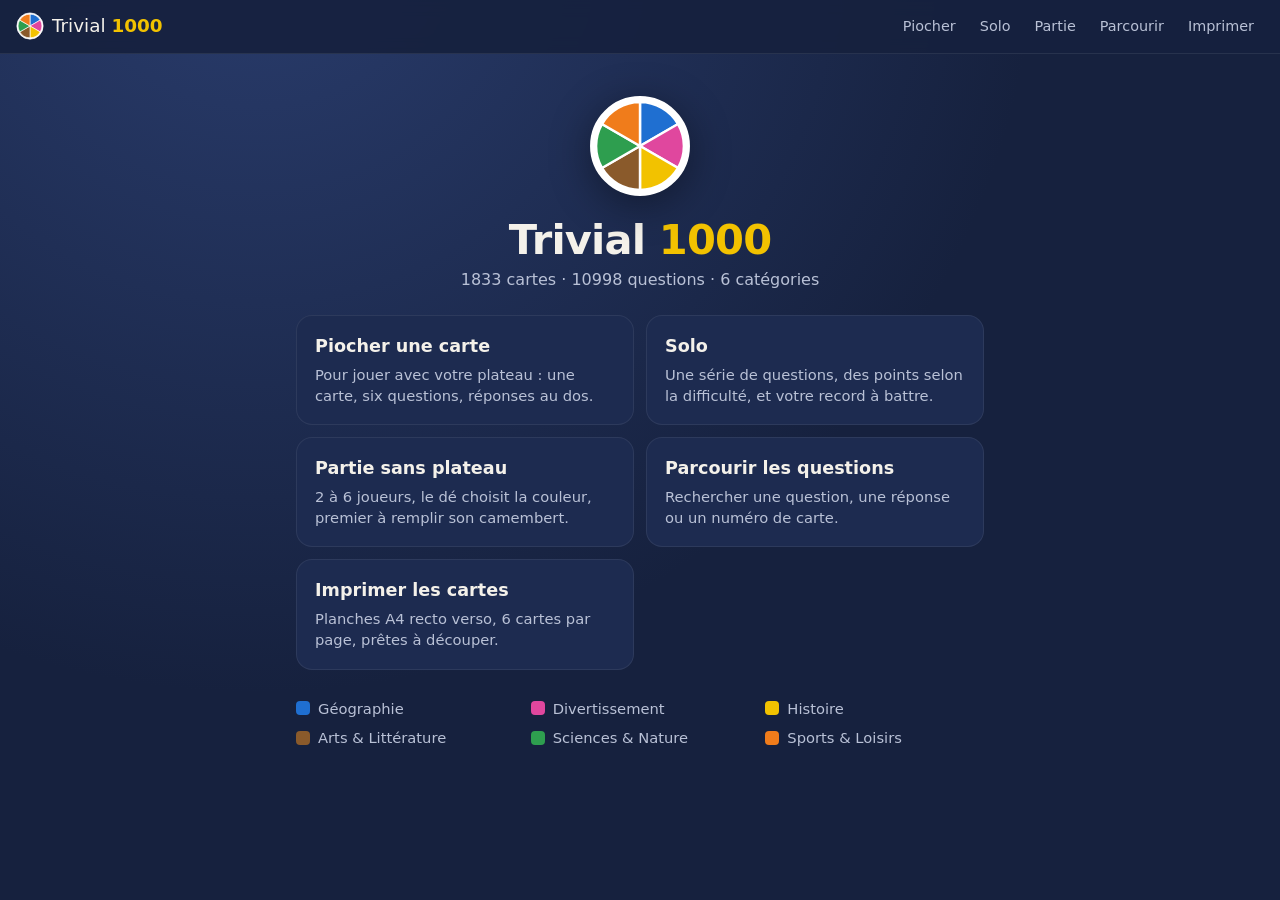
<file: app/index.html>
<!doctype html>
<html lang="fr">
<head>
  <meta charset="utf-8">
  <meta name="viewport" content="width=device-width, initial-scale=1, viewport-fit=cover">
  <title>Trivial 1000</title>
  <meta name="description" content="1000 cartes de questions façon Trivial Pursuit : 6000 questions en 6 catégories, jouables hors ligne.">
  <meta name="theme-color" content="#16213e">
  <link rel="manifest" href="manifest.webmanifest">
  <link rel="icon" href="icons/icon.svg" type="image/svg+xml">
  <link rel="apple-touch-icon" href="icons/apple-touch-icon.png">
  <meta name="apple-mobile-web-app-capable" content="yes">
  <meta name="apple-mobile-web-app-status-bar-style" content="black-translucent">
  <meta name="apple-mobile-web-app-title" content="Trivial 1000">
  <link rel="stylesheet" href="styles.css">
</head>
<body>
  <header class="topbar">
    <a href="#accueil" class="brand" aria-label="Accueil">
      <svg class="brand-logo" viewBox="0 0 64 64" aria-hidden="true"><use href="#camembert"/></svg>
      <span>Trivial <b>1000</b></span>
    </a>
    <nav class="topnav">
      <a href="#carte">Piocher</a>
      <a href="#solo">Solo</a>
      <a href="#partie">Partie</a>
      <a href="#parcourir">Parcourir</a>
      <a href="#imprimer">Imprimer</a>
    </nav>
  </header>

  <main id="app">
    <p class="chargement" id="chargement">Chargement des cartes…</p>

    <!-- ACCUEIL -->
    <section class="vue" data-vue="accueil" hidden>
      <div class="hero">
        <svg class="hero-logo" viewBox="0 0 64 64" aria-hidden="true"><use href="#camembert"/></svg>
        <h1>Trivial <b>1000</b></h1>
        <p class="hero-sous"><span data-stat="cartes">1000</span> cartes · <span data-stat="questions">6000</span> questions · 6 catégories</p>
      </div>
      <div class="menu">
        <a class="menu-item" href="#carte">
          <span class="menu-titre">Piocher une carte</span>
          <span class="menu-desc">Pour jouer avec votre plateau : une carte, six questions, réponses au dos.</span>
        </a>
        <a class="menu-item" href="#solo">
          <span class="menu-titre">Solo</span>
          <span class="menu-desc">Une série de questions, des points selon la difficulté, et votre record à battre.</span>
        </a>
        <a class="menu-item" href="#partie">
          <span class="menu-titre">Partie sans plateau</span>
          <span class="menu-desc">2 à 6 joueurs, le dé choisit la couleur, premier à remplir son camembert.</span>
        </a>
        <a class="menu-item" href="#parcourir">
          <span class="menu-titre">Parcourir les questions</span>
          <span class="menu-desc">Rechercher une question, une réponse ou un numéro de carte.</span>
        </a>
        <a class="menu-item" href="#imprimer">
          <span class="menu-titre">Imprimer les cartes</span>
          <span class="menu-desc">Planches A4 recto verso, 6 cartes par page, prêtes à découper.</span>
        </a>
      </div>
      <ul class="legende" id="legende"></ul>
      <p class="installer" id="installer" hidden>
        <button type="button" class="btn btn-clair" id="btn-installer">Installer l'application</button>
      </p>
    </section>

    <!-- PIOCHE -->
    <section class="vue" data-vue="carte" hidden>
      <div class="barre">
        <span class="barre-info" id="pioche-info"></span>
        <select id="pioche-paquet" aria-label="Cartes à piocher" hidden></select>
        <button type="button" class="btn-lien" id="pioche-reset">Remélanger</button>
      </div>
      <article class="carte" id="pioche-carte" aria-live="polite"></article>
      <div class="actions">
        <button type="button" class="btn btn-clair" id="pioche-retourner">Tout retourner</button>
        <button type="button" class="btn" id="pioche-suivante">Carte suivante</button>
      </div>
      <p class="astuce">Touchez une question pour voir sa réponse.</p>
    </section>

    <!-- SOLO -->
    <section class="vue" data-vue="solo" hidden>
      <div id="solo-config" hidden>
        <h2>Solo</h2>
        <form id="form-solo" class="formulaire">
          <fieldset>
            <legend>Format</legend>
            <div class="choix">
              <label><input type="radio" name="format" value="10" checked> 10 questions</label>
              <label><input type="radio" name="format" value="20"> 20 questions</label>
              <label><input type="radio" name="format" value="30"> 30 questions</label>
              <label><input type="radio" name="format" value="survie"> Survie (3 erreurs)</label>
            </div>
          </fieldset>
          <fieldset>
            <legend>Catégorie</legend>
            <div class="choix" id="solo-cats"></div>
          </fieldset>
          <fieldset>
            <legend>Difficulté des questions</legend>
            <div class="choix">
              <label><input type="radio" name="niveau" value="0" checked> Toutes</label>
              <label><input type="radio" name="niveau" value="1"> Faciles</label>
              <label><input type="radio" name="niveau" value="2"> Faciles et moyennes</label>
              <label><input type="radio" name="niveau" value="3"> Moyennes et difficiles</label>
            </div>
          </fieldset>
          <fieldset class="reglage-voix" hidden>
            <legend>Voix</legend>
            <div class="choix">
              <label><input type="checkbox" name="lecture"> Lire les questions à voix haute</label>
              <label class="si-micro"><input type="checkbox" name="mainsLibres"> Mains libres : écouter ma réponse après la lecture</label>
            </div>
          </fieldset>
          <p class="regle">Facile : 1 point · moyenne : 2 · difficile : 3.
            À partir de 3 bonnes réponses d'affilée, chaque bonne réponse rapporte 1 point de plus.</p>
          <button type="submit" class="btn">Commencer</button>
        </form>
        <div id="solo-records"></div>
      </div>
      <div id="solo-jeu" hidden></div>
    </section>

    <!-- PARTIE -->
    <section class="vue" data-vue="partie" hidden>
      <div id="partie-config" hidden>
        <h2>Nouvelle partie</h2>
        <form id="form-partie" class="formulaire">
          <fieldset>
            <legend>Joueurs</legend>
            <div id="liste-joueurs" class="liste-joueurs"></div>
            <button type="button" class="btn-lien" id="ajout-joueur">+ Ajouter un joueur</button>
          </fieldset>
          <fieldset>
            <legend>Difficulté des questions</legend>
            <div class="choix">
              <label><input type="radio" name="niveau" value="0" checked> Toutes</label>
              <label><input type="radio" name="niveau" value="1"> Faciles</label>
              <label><input type="radio" name="niveau" value="2"> Faciles et moyennes</label>
              <label><input type="radio" name="niveau" value="3"> Moyennes et difficiles</label>
            </div>
          </fieldset>
          <fieldset class="reglage-voix" hidden>
            <legend>Voix</legend>
            <div class="choix">
              <label><input type="checkbox" name="lecture"> Lire les questions à voix haute</label>
            </div>
          </fieldset>
          <fieldset>
            <legend>Pour gagner un camembert</legend>
            <div class="choix">
              <label><input type="radio" name="requis" value="1" checked> 1 bonne réponse</label>
              <label><input type="radio" name="requis" value="2"> 2 bonnes réponses</label>
              <label><input type="radio" name="requis" value="3"> 3 bonnes réponses</label>
            </div>
          </fieldset>
          <button type="submit" class="btn">Commencer</button>
        </form>
      </div>

      <div id="partie-jeu" hidden>
        <div class="scores" id="scores"></div>
        <div class="tour" id="tour"></div>
        <div class="partie-actions">
          <button type="button" class="btn-lien" id="partie-abandon">Terminer la partie</button>
        </div>
      </div>
    </section>

    <!-- PARCOURIR -->
    <section class="vue" data-vue="parcourir" hidden>
      <h2>Parcourir</h2>
      <div class="filtres">
        <input type="search" id="recherche" placeholder="Mot-clé ou n° de carte" autocomplete="off">
        <select id="filtre-cat" aria-label="Catégorie"><option value="">Toutes catégories</option></select>
        <select id="filtre-niv" aria-label="Difficulté">
          <option value="">Toutes difficultés</option>
          <option value="1">Facile</option>
          <option value="2">Moyenne</option>
          <option value="3">Difficile</option>
        </select>
      </div>
      <p class="resultats-info" id="resultats-info"></p>
      <ol class="resultats" id="resultats"></ol>
      <button type="button" class="btn btn-clair" id="plus-resultats" hidden>Afficher plus</button>
    </section>

    <!-- IMPRIMER -->
    <section class="vue" data-vue="imprimer" hidden>
      <h2>Imprimer les cartes</h2>
      <p>Chaque planche A4 contient 6 cartes. Les pages alternent <b>recto (questions)</b> et
        <b>verso (réponses)</b> : imprimez en recto verso, retournement bord long.</p>
      <form id="form-impression" class="formulaire ligne">
        <label>De la carte <input type="number" id="imp-de" min="1" value="1" required></label>
        <label>à la carte <input type="number" id="imp-a" min="1" value="60" required></label>
        <button type="submit" class="btn">Imprimer</button>
      </form>
      <p class="astuce">Conseil : papier 160 g/m² ou plus, et imprimez par tranches de 60 à 120 cartes.</p>
    </section>
  </main>

  <div id="impression" class="impression" aria-hidden="true"></div>

  <svg width="0" height="0" style="position:absolute" aria-hidden="true">
    <defs>
      <g id="camembert">
        <circle cx="32" cy="32" r="30" fill="#fff"/>
        <path d="M32 32 L32 5 A27 27 0 0 1 55.4 18.5 Z" fill="#1f6fd1"/>
        <path d="M32 32 L55.4 18.5 A27 27 0 0 1 55.4 45.5 Z" fill="#e0479e"/>
        <path d="M32 32 L55.4 45.5 A27 27 0 0 1 32 59 Z" fill="#f2c200"/>
        <path d="M32 32 L32 59 A27 27 0 0 1 8.6 45.5 Z" fill="#8a5a2b"/>
        <path d="M32 32 L8.6 45.5 A27 27 0 0 1 8.6 18.5 Z" fill="#2e9e4f"/>
        <path d="M32 32 L8.6 18.5 A27 27 0 0 1 32 5 Z" fill="#f07c1b"/>
      </g>
    </defs>
  </svg>

  <script src="reponse.js"></script>
  <script src="app.js"></script>
</body>
</html>
</file>
<file: app/styles.css>
:root {
  --fond: #16213e;
  --fond-2: #1d2b50;
  --fond-3: #25375f;
  --texte: #f4f1ea;
  --texte-doux: #b9c1d6;
  --papier: #fbf8f1;
  --encre: #1c1c24;
  --encre-douce: #5d5f6e;
  --accent: #f2c200;

  --geo: #1f6fd1;
  --div: #e0479e;
  --his: #f2c200;
  --art: #8a5a2b;
  --sci: #2e9e4f;
  --spo: #f07c1b;

  --rayon: 16px;
  --ombre: 0 10px 30px rgba(0, 0, 0, .35);
  --police: system-ui, -apple-system, "Segoe UI", Roboto, "Helvetica Neue", Arial, sans-serif;
}

* { box-sizing: border-box; }

html { -webkit-text-size-adjust: 100%; }

body {
  margin: 0;
  min-height: 100vh;
  font-family: var(--police);
  font-size: 16px;
  line-height: 1.45;
  color: var(--texte);
  background: var(--fond);
  background-image: radial-gradient(circle at 20% -10%, #2a3d6e 0, transparent 55%);
  background-attachment: fixed;
  padding-bottom: env(safe-area-inset-bottom);
}

[hidden] { display: none !important; }

a { color: inherit; }

h1, h2 { line-height: 1.15; margin: 0 0 .6em; }
h2 { font-size: 1.5rem; }

/* ---------- Barre du haut ---------- */
.topbar {
  position: sticky;
  top: 0;
  z-index: 10;
  display: flex;
  align-items: center;
  justify-content: space-between;
  gap: 12px;
  padding: calc(10px + env(safe-area-inset-top)) 16px 10px;
  background: rgba(22, 33, 62, .92);
  backdrop-filter: blur(8px);
  border-bottom: 1px solid rgba(255, 255, 255, .08);
}
.brand {
  display: flex;
  align-items: center;
  gap: 8px;
  text-decoration: none;
  font-size: 1.15rem;
  white-space: nowrap;
}
.brand b { color: var(--accent); }
.brand-logo { width: 28px; height: 28px; stroke: #fff; stroke-width: 1.5; }
.topnav { display: flex; gap: 4px; overflow-x: auto; scrollbar-width: none; }
.topnav a {
  text-decoration: none;
  font-size: .9rem;
  padding: 6px 10px;
  border-radius: 999px;
  color: var(--texte-doux);
  white-space: nowrap;
}
.topnav a.actif { background: var(--fond-3); color: var(--texte); }

@media (max-width: 560px) {
  .topnav { display: none; }
}

main {
  max-width: 720px;
  margin: 0 auto;
  padding: 20px 16px 40px;
}

.chargement { text-align: center; color: var(--texte-doux); margin-top: 30vh; }

/* ---------- Accueil ---------- */
.hero { text-align: center; padding: 20px 0 24px; }
.hero-logo { width: 104px; height: 104px; stroke: #fff; stroke-width: 1.5; filter: drop-shadow(0 8px 20px rgba(0,0,0,.4)); }
.hero h1 { font-size: 2.6rem; margin: 12px 0 4px; letter-spacing: -.02em; }
.hero h1 b { color: var(--accent); }
.hero-sous { color: var(--texte-doux); margin: 0; }

.menu { display: grid; gap: 12px; }
@media (min-width: 600px) { .menu { grid-template-columns: 1fr 1fr; } }
.menu-item {
  display: block;
  text-decoration: none;
  background: var(--fond-2);
  border: 1px solid rgba(255, 255, 255, .07);
  border-radius: var(--rayon);
  padding: 18px;
  transition: transform .15s, background .15s;
}
.menu-item:hover, .menu-item:focus-visible { background: var(--fond-3); transform: translateY(-2px); }
.menu-titre { display: block; font-weight: 700; font-size: 1.1rem; margin-bottom: 4px; }
.menu-desc { display: block; color: var(--texte-doux); font-size: .92rem; }

.legende {
  list-style: none;
  padding: 0;
  margin: 28px 0 0;
  display: grid;
  grid-template-columns: repeat(auto-fill, minmax(190px, 1fr));
  gap: 8px 16px;
  color: var(--texte-doux);
  font-size: .92rem;
}
.legende li { display: flex; align-items: center; gap: 8px; }

.pastille {
  flex: none;
  display: inline-block;
  width: 14px;
  height: 14px;
  border-radius: 4px;
  background: var(--c);
}

.installer { text-align: center; margin-top: 24px; }

/* ---------- Boutons ---------- */
.btn {
  appearance: none;
  border: 0;
  border-radius: 999px;
  padding: 12px 22px;
  font: inherit;
  font-weight: 700;
  background: var(--accent);
  color: #1c1c24;
  cursor: pointer;
  transition: transform .1s, filter .15s;
}
.btn:hover { filter: brightness(1.08); }
.btn:active { transform: scale(.97); }
.btn-clair { background: var(--fond-3); color: var(--texte); }
.btn-ok { background: #3cb96a; color: #fff; }
.btn-ko { background: #d9534f; color: #fff; }
.btn-lien {
  appearance: none;
  background: none;
  border: 0;
  padding: 6px 0;
  font: inherit;
  color: var(--texte-doux);
  text-decoration: underline;
  cursor: pointer;
}
.btn:focus-visible, .btn-lien:focus-visible, .ligne-q:focus-visible { outline: 3px solid #fff; outline-offset: 2px; }

.actions { display: flex; gap: 10px; justify-content: center; flex-wrap: wrap; margin-top: 18px; }
.actions .btn { flex: 1 1 160px; max-width: 260px; }

.astuce { text-align: center; color: var(--texte-doux); font-size: .88rem; margin-top: 14px; }

.barre { display: flex; justify-content: space-between; align-items: center; flex-wrap: wrap; gap: 8px 12px; margin-bottom: 10px; color: var(--texte-doux); font-size: .92rem; }
.barre select { padding: 6px 10px; font-size: .88rem; flex: 1 1 auto; max-width: 260px; }

/* ---------- Carte ---------- */
.carte {
  background: var(--papier);
  color: var(--encre);
  border-radius: var(--rayon);
  box-shadow: var(--ombre);
  overflow: hidden;
}
.carte-tete {
  display: flex;
  justify-content: space-between;
  align-items: center;
  padding: 12px 18px;
  background: #ece6d8;
  font-weight: 700;
  letter-spacing: .04em;
  font-size: .85rem;
  color: var(--encre-douce);
}
.carte-tete .num { font-variant-numeric: tabular-nums; color: var(--encre); font-size: 1rem; }

.ligne-q {
  display: grid;
  grid-template-columns: 6px 1fr;
  gap: 0 14px;
  width: 100%;
  text-align: left;
  background: none;
  border: 0;
  border-top: 1px solid #e6dfcf;
  padding: 14px 18px 14px 0;
  font: inherit;
  color: inherit;
  cursor: pointer;
}
.ligne-q:first-of-type { border-top: 0; }
.ligne-q::before { content: ""; background: var(--c); border-radius: 0 4px 4px 0; grid-row: 1 / span 3; }
.ligne-q .cat {
  font-size: .72rem;
  font-weight: 800;
  text-transform: uppercase;
  letter-spacing: .08em;
  color: var(--c-texte, var(--c));
}
.ligne-q .q { font-size: 1.02rem; font-weight: 500; }
.ligne-q .r {
  margin-top: 6px;
  font-weight: 800;
  color: var(--encre);
  display: none;
}
.ligne-q .r::before { content: "→ "; color: var(--c-texte, var(--c)); }
.ligne-q.ouvert .r { display: block; animation: apparait .25s ease-out; }
.ligne-q .indice { font-size: .78rem; color: var(--encre-douce); margin-top: 4px; }
.ligne-q.ouvert .indice { display: none; }

@keyframes apparait { from { opacity: 0; transform: translateY(-3px); } to { opacity: 1; transform: none; } }

.niv { display: inline-flex; gap: 2px; margin-left: 6px; vertical-align: middle; }
.niv i { width: 5px; height: 5px; border-radius: 50%; background: currentColor; opacity: .25; }
.niv i.on { opacity: 1; }

/* ---------- Partie ---------- */
.formulaire fieldset {
  border: 1px solid rgba(255, 255, 255, .1);
  border-radius: var(--rayon);
  padding: 14px 16px;
  margin: 0 0 14px;
}
.formulaire legend { padding: 0 6px; font-weight: 700; }
.choix { display: flex; flex-wrap: wrap; gap: 8px 18px; }
.choix label { display: flex; gap: 6px; align-items: center; cursor: pointer; }
.liste-joueurs { display: grid; gap: 8px; margin-bottom: 6px; }
.joueur-champ { display: flex; gap: 8px; }
input[type="text"], input[type="search"], input[type="number"], select {
  font: inherit;
  color: var(--texte);
  background: var(--fond-2);
  border: 1px solid rgba(255, 255, 255, .15);
  border-radius: 10px;
  padding: 10px 12px;
  min-width: 0;
}
.joueur-champ input { flex: 1; }
.joueur-champ button { flex: none; }

.scores { display: grid; grid-template-columns: repeat(auto-fill, minmax(150px, 1fr)); gap: 8px; margin-bottom: 16px; }
.score {
  display: flex;
  align-items: center;
  gap: 10px;
  padding: 8px 10px;
  border-radius: 12px;
  background: var(--fond-2);
  border: 2px solid transparent;
}
.score.actif { border-color: var(--accent); background: var(--fond-3); }
.score .nom { font-weight: 700; overflow: hidden; text-overflow: ellipsis; white-space: nowrap; }
.score svg { flex: none; width: 36px; height: 36px; }

.tour { text-align: center; }
.tour-joueur { font-size: 1.3rem; margin: 6px 0 14px; }
.tour-joueur b { color: var(--accent); }
.de {
  width: 120px;
  height: 120px;
  margin: 10px auto 18px;
  border-radius: 24px;
  background: var(--c, var(--fond-3));
  box-shadow: var(--ombre);
  display: grid;
  place-items: center;
  font-weight: 800;
  color: #fff;
  font-size: .95rem;
  text-transform: uppercase;
  letter-spacing: .05em;
  padding: 10px;
  transition: background .12s;
}
.de.roule { animation: secoue .12s linear infinite; }
@keyframes secoue { 0%,100% { transform: rotate(-4deg); } 50% { transform: rotate(4deg); } }
.tour .carte { text-align: left; margin-bottom: 16px; }
.tour .carte .ligne-q { cursor: default; }
.message { color: var(--texte-doux); margin: 8px 0 16px; }
.choix-cat { display: grid; grid-template-columns: repeat(auto-fill, minmax(140px, 1fr)); gap: 8px; margin: 12px 0; }
.choix-cat button { background: var(--c); color: #fff; border: 0; border-radius: 12px; padding: 14px 10px; font: inherit; font-weight: 700; cursor: pointer; }
.choix-cat button[data-cat="his"] { color: #1c1c24; }
.partie-actions { text-align: center; margin-top: 26px; }
.victoire .hero-logo { width: 140px; height: 140px; }

/* ---------- Solo ---------- */
h3 { font-size: 1.1rem; margin: 24px 0 10px; }
.regle { color: var(--texte-doux); font-size: .9rem; margin: 0 0 16px; }
.records { list-style: none; padding: 0; margin: 0; display: grid; gap: 6px; }
.records li {
  display: flex;
  justify-content: space-between;
  gap: 12px;
  padding: 8px 12px;
  border-radius: 10px;
  background: var(--fond-2);
  font-size: .9rem;
}
.records li span { color: var(--texte-doux); }
.records li b { color: var(--accent); white-space: nowrap; }

.solo-tete { display: flex; justify-content: space-between; align-items: center; color: var(--texte-doux); }
.solo-score b { font-size: 1.6rem; color: var(--accent); font-variant-numeric: tabular-nums; }
.solo-info { color: var(--texte-doux); font-size: .9rem; margin: 2px 0 12px; min-height: 1.3em; }
.vies { display: inline-flex; gap: 6px; }
.vies i { width: 14px; height: 14px; border-radius: 50%; background: var(--fond-3); }
.vies i.on { background: #d9534f; }
#solo-jeu .carte { margin-bottom: 16px; }

.solo-fin { text-align: center; }
.solo-config-rappel { color: var(--texte-doux); font-size: .9rem; margin: 0; }
.solo-total { font-size: 1.2rem; margin: 6px 0 2px; }
.solo-total b { display: block; font-size: 4rem; line-height: 1; color: var(--accent); font-variant-numeric: tabular-nums; }
.solo-record { margin: 6px 0 0; color: var(--texte-doux); }
.solo-record.nouveau { color: var(--accent); font-weight: 700; }
.barres { list-style: none; padding: 0; margin: 18px 0 8px; display: grid; gap: 8px; text-align: left; }
.barres li { display: grid; grid-template-columns: 9.5em 1fr 3em; gap: 10px; align-items: center; font-size: .9rem; }
.barre-fond { height: 10px; border-radius: 999px; background: var(--fond-3); overflow: hidden; }
.barre-val { display: block; height: 100%; border-radius: 999px; background: var(--c); }
.barre-chiffre { text-align: right; color: var(--texte-doux); font-variant-numeric: tabular-nums; }
.ratees { margin-top: 12px; }

/* Réponse au micro ou au clavier */
.repondre { display: grid; gap: 10px; justify-items: center; }
.btn-micro { display: inline-flex; align-items: center; gap: 10px; }
.micro { display: inline-flex; }
.btn-micro.ecoute-active { background: #d9534f; color: #fff; animation: pulse 1.2s ease-in-out infinite; }
@keyframes pulse { 0%, 100% { box-shadow: 0 0 0 0 rgba(217, 83, 79, .6); } 50% { box-shadow: 0 0 0 12px rgba(217, 83, 79, 0); } }
.saisie { display: flex; gap: 8px; width: 100%; max-width: 420px; }
.saisie input { flex: 1; }
.saisie .btn { padding: 10px 18px; }
.ecoute { min-height: 1.4em; margin: 0; color: var(--texte-doux); font-style: italic; text-align: center; }
.verdict { margin: 0 0 12px; font-weight: 800; font-size: 1.15rem; }
.verdict.juste { color: #5fd68b; }
.verdict.faux { color: #ff8a80; }
.verdict .entendu { display: block; margin-top: 4px; font-weight: 400; font-size: .9rem; color: var(--texte-doux); }

.btn-lire { text-decoration: none; font-weight: 700; color: var(--texte); }
.btn-lire:hover { text-decoration: underline; }

/* ---------- Parcourir ---------- */
.filtres { display: grid; grid-template-columns: 1fr; gap: 8px; }
@media (min-width: 600px) { .filtres { grid-template-columns: 2fr 1fr 1fr; } }
.resultats-info { color: var(--texte-doux); font-size: .9rem; }
.resultats { list-style: none; padding: 0; margin: 0 0 16px; display: grid; gap: 8px; }
.resultats li {
  background: var(--fond-2);
  border-left: 5px solid var(--c);
  border-radius: 10px;
  padding: 10px 14px;
}
.resultats .meta { font-size: .78rem; color: var(--texte-doux); }
.resultats .meta a { color: var(--texte-doux); }
.resultats .r { font-weight: 700; color: var(--accent); }

/* ---------- Imprimer (écran) ---------- */
.formulaire.ligne { display: flex; flex-wrap: wrap; gap: 12px; align-items: end; }
.formulaire.ligne label { display: grid; gap: 4px; font-size: .9rem; color: var(--texte-doux); }
.formulaire.ligne input { width: 120px; }

/* ---------- Impression ---------- */
@page { size: A4 portrait; margin: 0; }

/* Les planches sont rendues hors écran pour pouvoir mesurer et ajuster la taille du texte. */
.impression { display: block; position: absolute; left: -10000px; top: 0; background: #fff; }
.planche {
  width: 210mm;
  height: 297mm;
  padding: 10.5mm 10mm;
  display: grid;
  grid-template-columns: 95mm 95mm;
  grid-template-rows: repeat(3, 92mm);
  justify-content: center;
  break-after: page;
  overflow: hidden;
  background: #fff;
}
.planche:last-child { break-after: auto; }
.pc {
  border: .2mm dashed #bbb;
  padding: 3.5mm 4mm;
  display: flex;
  flex-direction: column;
  overflow: hidden;
  font-family: Arial, Helvetica, sans-serif;
  color: #111;
  -webkit-print-color-adjust: exact;
  print-color-adjust: exact;
}
.pc.vide { border-color: transparent; }
.pc-tete {
  display: flex;
  justify-content: space-between;
  font-size: 7pt;
  font-weight: 700;
  color: #666;
  letter-spacing: .05em;
  margin-bottom: 1.5mm;
}
.pc-lignes { flex: 1; min-height: 0; display: flex; flex-direction: column; justify-content: space-between; gap: 1mm; font-size: var(--taille, 8.5pt); line-height: 1.22; }
.pc-l { display: flex; gap: 2mm; align-items: flex-start; }
.pc-l i { flex: none; width: 3.2mm; height: 3.2mm; border-radius: .7mm; background: var(--c); margin-top: .3mm; }
.verso .pc-lignes { font-weight: 700; justify-content: space-around; }

@media print {
  body { background: #fff; color: #000; }
  .topbar, main { display: none !important; }
  .impression { position: static; }
}
</file>
